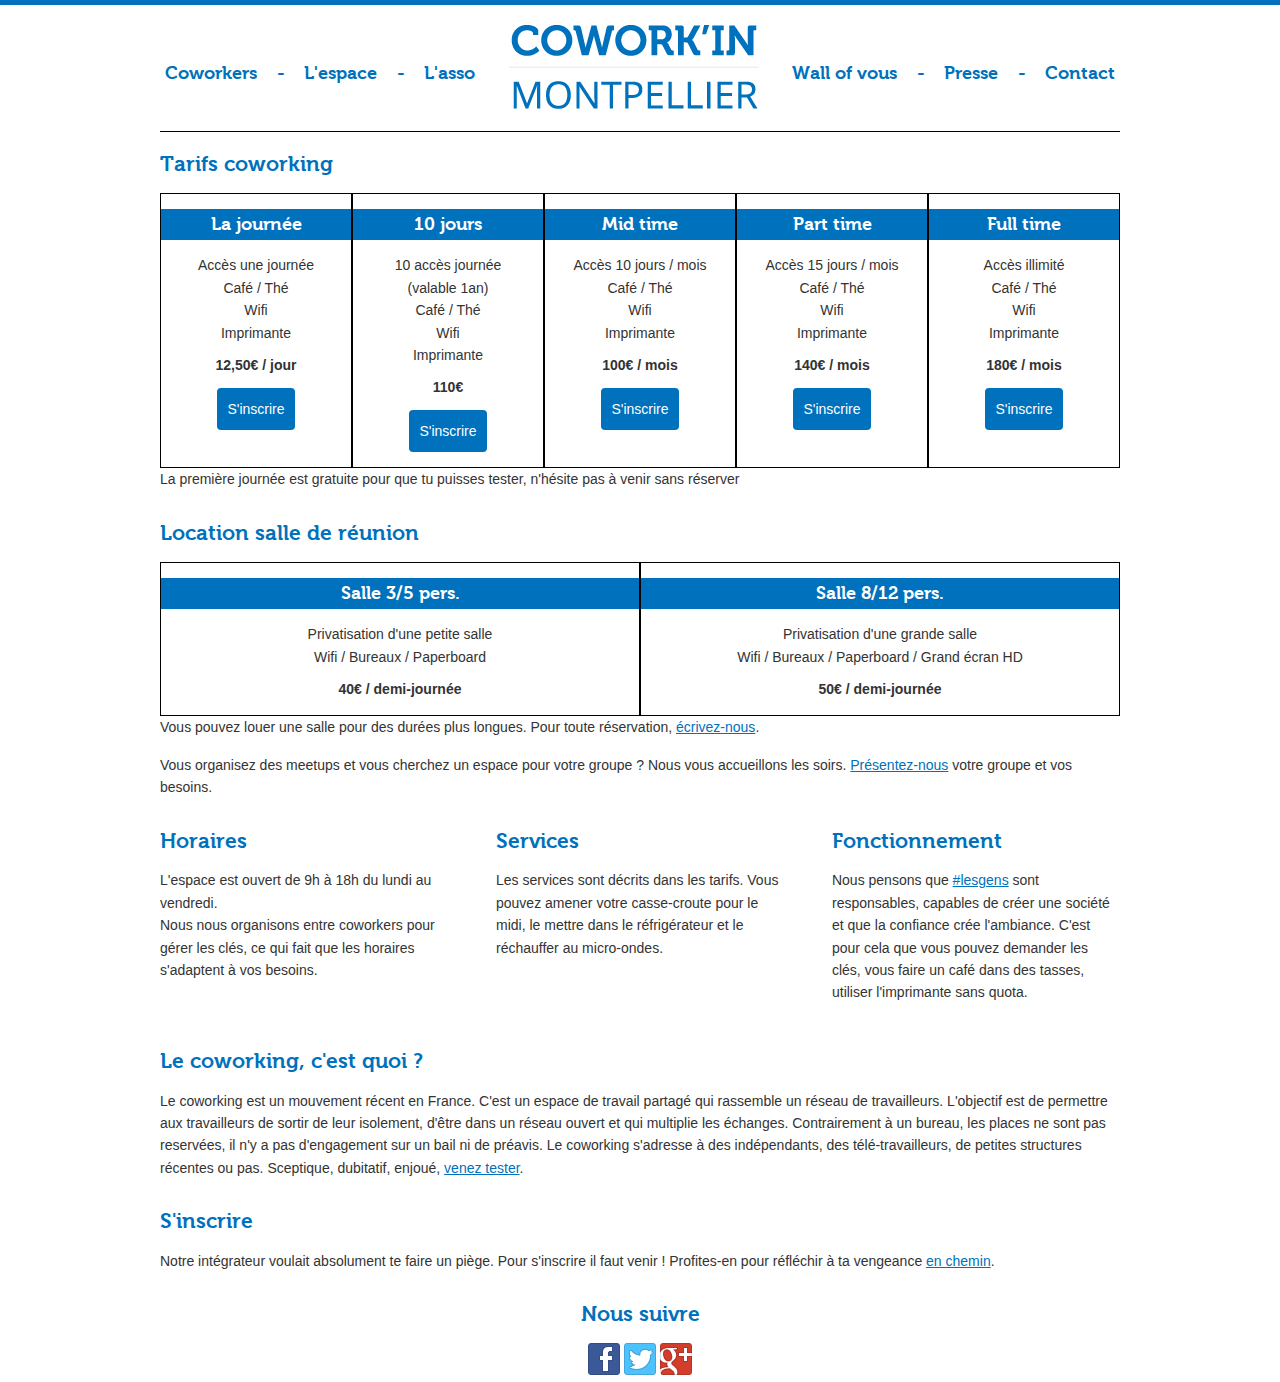
<file: index.html>
<!doctype html>
<html lang="fr">
    <head>
        <meta charset="utf-8" />
        <meta name="viewport" content="width=device-width, initial-scale=1.0">
        <title>Cowork'in Montpellier - Espace de Coworking</title>
        <link rel="icon" href="img/favicon.ico" />
        <link rel="icon" type="image/png" href="img/favicon.png" />
        <link href='http://fonts.googleapis.com/css?family=Open+Sans:400,700' rel='stylesheet' type='text/css'>
        <link rel="stylesheet" href="stylesheets/colorbox.css">
        <link rel="stylesheet" href="stylesheets/screen.css">
    </head>
    <body>
        <header>
            <div class="wrapper">
                <nav>
                    <ul>
                        <li><a href="/">Coworkers</a></li>
                        <li><a href="/espace.html">L'espace</a></li>
                        <li class="last"><a href="/asso.html">L'asso</a></li>
                        <li class="last">
                            <h1><a href="/"><img src="img/logo.png" alt="Cowork'in Montpellier"></a></h1>
                        </li>
                        <li><a href="/wall-of-vous.html">Wall of vous</a></li>
                        <li><a href="/presse.html">Presse</a></li>
                        <li class="last"><a href="/contact.html">Contact</a></li>
                    </ul>
                </nav>

            </div>
        </header>
        <!-- Commentaires Espérance
<section class="wrapper">
<div class="intro clearfix">
<div class="w60 fl">
<h2>Le calendrier des événements</h2>
<iframe
src="https://www.google.com/calendar/embed?showTitle=0&amp;showPrint=0&amp;showCalendars=0&amp;mode=AGENDA&amp;height=600&amp;wkst=2&amp;bgcolor=%23FFFFFF&amp;src=team%40coworkinmontpellier.org&amp;color=%23875509&amp;ctz=Europe%2FParis"
style=" border-width:0 "
width="550"
height="300"
frameborder="0"
scrolling="no"
></iframe>
<p>Les coworkers ont fait un putsch pour avoir un lamacorne ici !</p>
<img src="img/lamacorne.png" alt="Lamacorne" height="200px">
</div>
<div class="w40 fl aligncenter">
<div class="follow w90 fr">
<iframe frameborder="0" scrolling="no" marginheight="0" marginwidth="0" src="http://widget.mailjet.com/7ed361d9b6d3a7c00a6acb91ecc3150138f68a36.html" width="auto" height="auto"></iframe>
<div class="rsalc">

</div>
</div>
</div>
</div>
</section>
-->
        <section class="wrapper">
            <article id="tarifs">
                <h2>Tarifs coworking</h2>
                <div class="table">
                    <div class="price">
                        <h3>La journée</h3>
                        <ul>
                            <li>Accès une journée</li>
                            <li>Café / Thé</li>
                            <li>Wifi</li>
                            <li>Imprimante</li>
                            <li class="amount">12,50€ / jour</li>
                            <li><a href="#inscription" class="btn">S'inscrire</a></li>
                        </ul>
                    </div>
                    <div class="price">
                        <h3>10 jours</h3>
                        <ul>
                            <li>10 accès journée <br/>(valable 1an)</li>
                            <li>Café / Thé</li>
                            <li>Wifi</li>
                            <li>Imprimante</li>
                            <li class="amount">110€</li>
                            <li><a href="#inscription" class="btn">S'inscrire</a></li>
                        </ul>
                    </div>
                    <div class="price">
                        <h3>Mid time</h3>
                        <ul>
                            <li>Accès 10 jours / mois</li>
                            <li>Café / Thé</li>
                            <li>Wifi</li>
                            <li>Imprimante</li>
                            <li class="amount">100€ / mois</li>
                            <li><a href="#inscription" class="btn">S'inscrire</a></li>
                        </ul>
                    </div>
                    <div class="price">
                        <h3>Part time</h3>
                        <ul>
                            <li>Accès 15 jours / mois</li>
                            <li>Café / Thé</li>
                            <li>Wifi</li>
                            <li>Imprimante</li>
                            <li class="amount">140€ / mois</li>
                            <li><a href="#inscription" class="btn">S'inscrire</a></li>
                        </ul>
                    </div>
                    <div class="price">
                        <h3>Full time</h3>
                        <ul>
                            <li>Accès illimité</li>
                            <li>Café / Thé</li>
                            <li>Wifi</li>
                            <li>Imprimante</li>
                            <li class="amount">180€ / mois</li>
                            <li><a href="#inscription" class="btn">S'inscrire</a></li>
                        </ul>
                    </div>
                </div>
                <p class="strong">La première journée est gratuite pour que tu puisses tester, n'hésite pas à venir sans réserver</p>
            </article>
		<article id="tarifs">
		<h2>Location salle de réunion</h2>
			<div class='table'>
				<div class='price'>
					<h3>Salle 3/5 pers.</h3>
					<ul>
						<li>Privatisation d'une petite salle</li>
						<li>Wifi / Bureaux / Paperboard</li>
						<li class='amount'>40€ / demi-journée</li>
					</ul>
				</div>
				<div class='price'>
					<h3>Salle 8/12 pers.</h3>
					<ul>
						<li>Privatisation d'une grande salle</li>
						<li>Wifi / Bureaux / Paperboard / Grand écran HD</li>
						<li class='amount'>50€ / demi-journée</li>
					</ul>
				</div>
			</div>
      <p>Vous pouvez louer une salle pour des durées plus longues. Pour toute réservation, <a href="/contact.html">écrivez-nous</a>.</p>
      <p>Vous organisez des meetups et vous cherchez un espace pour votre groupe ? Nous vous accueillons les soirs. <a href="/contact.html">Présentez-nous</a> votre groupe et vos besoins.</p>
            </article>
            <article class="clearfix">
                <div id="horaires" class="w30 fl">
                    <h2>Horaires</h2>
                    <p>L'espace est ouvert de 9h à 18h du lundi au vendredi. <br />Nous nous organisons entre coworkers pour gérer les clés, ce qui fait que les horaires s'adaptent à vos besoins.</p>
                </div>
                <div id="services" class="w30 fl">
                    <h2>Services</h2>
                    <p>Les services sont décrits dans les tarifs. Vous pouvez amener votre casse-croute pour le midi, le mettre dans le réfrigérateur et le réchauffer au micro-ondes.</p>
                </div>
                <div id="fonctionnement" class="w30 fl">
                    <h2>Fonctionnement</h2>
                    <p>Nous pensons que <a href="https://twitter.com/search?q=%23lesgens"> #lesgens</a> sont responsables, capables de créer une société et que la confiance crée l'ambiance. C'est pour cela que vous pouvez demander les clés, vous faire un café dans des tasses, utiliser l'imprimante sans quota.</p>
                </div>
            </article>
            <article id="coworking">
                <h2>Le coworking, c'est quoi ?</h2>
                <p>Le coworking est un mouvement récent en France. C'est un espace de travail partagé qui rassemble un réseau de travailleurs. L'objectif est de permettre aux travailleurs de sortir de leur isolement, d'être dans un réseau ouvert et qui multiplie les échanges. Contrairement à un bureau, les places ne sont pas reservées, il n'y a pas d'engagement sur un  bail ni de préavis. Le coworking s'adresse à des indépendants, des télé-travailleurs, de petites structures récentes ou pas. Sceptique, dubitatif, enjoué, <a href="espace.html">venez tester</a>.</p>
            </article>
            <article id="inscription">
                <h2>S'inscrire</h2>
                <p>Notre intégrateur voulait absolument te faire un piège. Pour s'inscrire il faut venir ! Profites-en pour réfléchir à ta vengeance <a href="contact.html">en chemin</a>.
            </article>
        </section>
        <footer class="wrapper">
           <h2>Nous suivre</h2>
            <a href="https://www.facebook.com/CoworkInMontpellier" title="Cowork'in Montpellier sur Facebook"><img src="img/fb.png" with="32" height="32" alt="Page Facebook"></a>
            <a href="https://twitter.com/cowork_in_mtp" title="Cowork'in Montpellier sur Twitter"><img src="img/tw.png" with="32" height="32" alt="Compte twitter"></a>
            <a href="https://plus.google.com/116678292901805429067" title="Cowork'in Montpellier sur Google Plus"><img src="img/ggp.png" with="32" height="32" alt="Page Google Plus"></a>
        </footer>
        <script src="https://ajax.googleapis.com/ajax/libs/jquery/1.9.1/jquery.min.js"></script>
        <script src="js/jquery.colorbox-min.js"></script>
        <script>
            $(document).ready(function(){
                $(".modal").colorbox({rel:'modal'});
            })
        </script>
    </body>
</html>
</file>
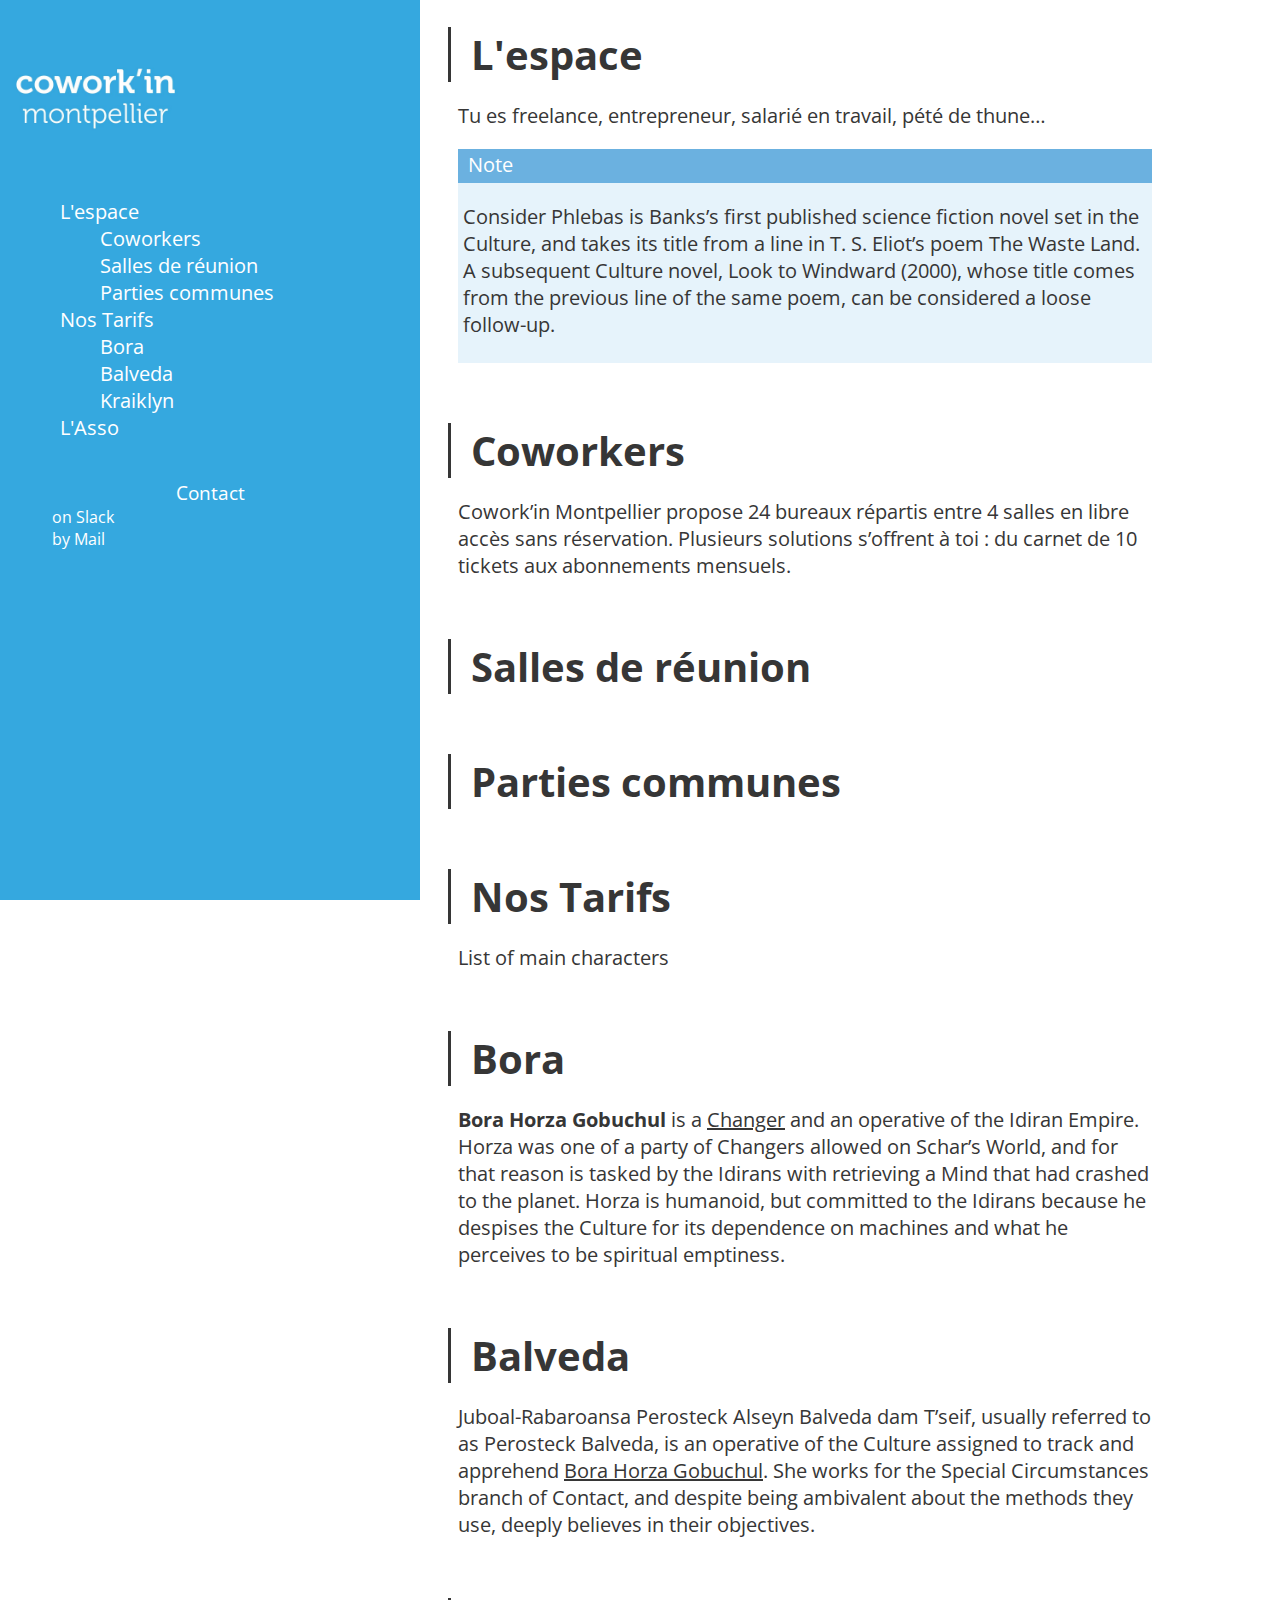
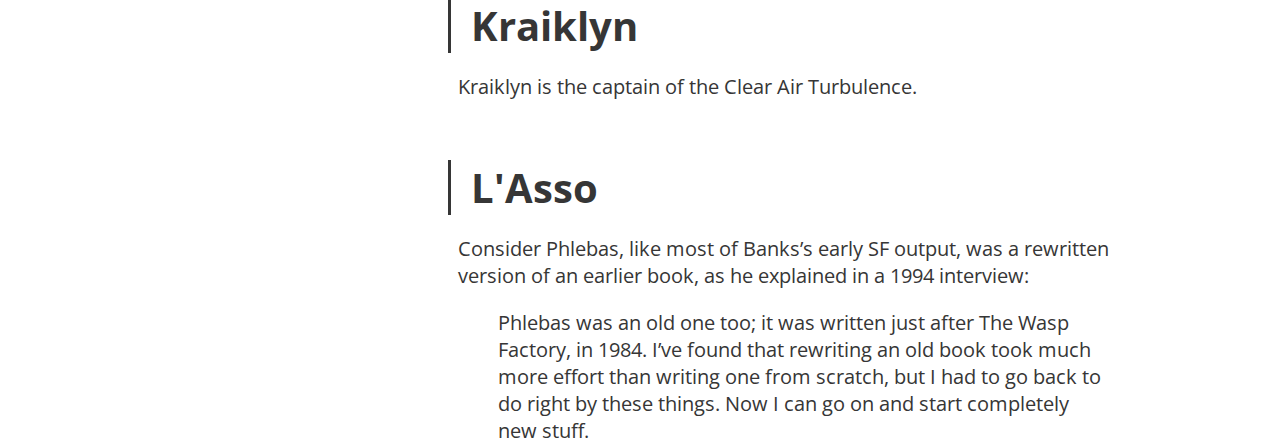
<file: public/index.html>
<!DOCTYPE html>
<html xmlns="http://www.w3.org/1999/xhtml" xml:lang="en-us" lang="en-us">
<head>
  <meta name="generator" content="Hugo 0.25.1" />

  <meta http-equiv="content-type" content="text/html; charset=utf-8">
  <meta name="viewport" content="width=device-width, initial-scale=1.0, maximum-scale=1">

  <title>COWORK&#39;IN montpellier</title>

  <link rel="shortcut icon" href="favicon.ico" type="image/x-icon">
  <link href="https://fonts.googleapis.com/css?family=Open+Sans" rel="stylesheet">
  <link rel="stylesheet" href="css/styles.css">
  
  <link href="/index.xml" rel="alternate" type="application/rss+xml" title="COWORK&#39;IN montpellier" />

</head>
<body>

<div class="sidebar sidebar-blue">
    <div class="navigation">
        <div class="logo">
	<img src="images/logoCowork.jpg">
</div>
	
        

	


        <nav class="internal">
            <ul>
    
        
            
    <li>
        <a href="#espace">L&#39;espace</a>
        <ul>
            
            
                <li><a href="#coworker">Coworkers</a></li>
            
                <li><a href="#asso">Salles de réunion</a></li>
            
                <li><a href="#commun">Parties communes</a></li>
            
        </ul>
    </li>



        
            
    <li>
        <a href="#characters">Nos Tarifs</a>
        <ul>
            
            
                <li><a href="#bora">Bora</a></li>
            
                <li><a href="#balveda">Balveda</a></li>
            
                <li><a href="#kraiklyn">Kraiklyn</a></li>
            
        </ul>
    </li>



        
            
    <li>
        <a href="#asso">L&#39;Asso</a>
    </li>



        
    
</ul>

        </nav>

        <nav class="external">
            <div class="external-title">Contact</div>
            
            <ul id="shortcuts">
                
                <li>
                    <a href="https://coworkinmtp.slack.com" target="_blank" rel="noopener">on Slack</a>
                </li>
                
                <li>
                    <a href="mailto:contact@coworkinmontpellier.org" target="_blank" rel="noopener">by Mail</a>
                </li>
                
            </ul>
            
        </nav>
    </div>


</div>

<div class="content">
    
        
            
    <section class="page" id="espace">
    <h1>
        <a href="#espace">L&#39;espace</a>
    </h1>
    <div class="content">
        <p>Tu es freelance, entrepreneur, salarié en travail, pété de thune…</p>

<div class="block note">
    <p>Consider Phlebas is Banks&rsquo;s first published science fiction novel set in the Culture, and takes its title from a line in T. S. Eliot&rsquo;s poem The Waste Land. A subsequent Culture novel, Look to Windward (2000), whose title comes from the previous line of the same poem, can be considered a loose follow-up.</p>

</div>


    </div>
</section>

    
            
                <section class="page" id="coworker">
    <h1>
        <a href="#coworker">Coworkers</a>
    </h1>
    <div class="content">
        <p>Cowork’in Montpellier propose 24 bureaux répartis entre 4 salles en libre accès sans réservation.
Plusieurs solutions s’offrent à toi :
du carnet de 10 tickets aux abonnements mensuels.</p>

    </div>
</section>

            
                <section class="page" id="asso">
    <h1>
        <a href="#asso">Salles de réunion</a>
    </h1>
    <div class="content">
        
    </div>
</section>

            
                <section class="page" id="commun">
    <h1>
        <a href="#commun">Parties communes</a>
    </h1>
    <div class="content">
        
    </div>
</section>

            



        
            
    <section class="page" id="characters">
    <h1>
        <a href="#characters">Nos Tarifs</a>
    </h1>
    <div class="content">
        <p>List of main characters</p>

    </div>
</section>

    
            
                <section class="page" id="bora">
    <h1>
        <a href="#bora">Bora</a>
    </h1>
    <div class="content">
        <p><strong>Bora Horza Gobuchul</strong> is a <a href="https://en.wikipedia.org/wiki/List_of_civilisations_in_the_Culture_series">Changer</a> and an operative of the Idiran Empire. Horza was one of a party of Changers allowed on Schar&rsquo;s World, and for that reason is tasked by the Idirans with retrieving a Mind that had crashed to the planet. Horza is humanoid, but committed to the Idirans because he despises the Culture for its dependence on machines and what he perceives to be spiritual emptiness.</p>

    </div>
</section>

            
                <section class="page" id="balveda">
    <h1>
        <a href="#balveda">Balveda</a>
    </h1>
    <div class="content">
        <p>Juboal-Rabaroansa Perosteck Alseyn Balveda dam T&rsquo;seif, usually referred to as Perosteck Balveda, is an operative of the Culture assigned to track and apprehend <a href="">Bora Horza Gobuchul</a>. She works for the Special Circumstances branch of Contact, and despite being ambivalent about the methods they use, deeply believes in their objectives.</p>

    </div>
</section>

            
                <section class="page" id="kraiklyn">
    <h1>
        <a href="#kraiklyn">Kraiklyn</a>
    </h1>
    <div class="content">
        <p>Kraiklyn is the captain of the Clear Air Turbulence.</p>

    </div>
</section>

            



        
            
    <section class="page" id="asso">
    <h1>
        <a href="#asso">L&#39;Asso</a>
    </h1>
    <div class="content">
        <p>Consider Phlebas, like most of Banks&rsquo;s early SF output, was a rewritten version of an earlier book, as he explained in a 1994 interview:</p>

<blockquote>
<p>Phlebas was an old one too; it was written just after The Wasp Factory, in 1984. I&rsquo;ve found that rewriting an old book took much more effort than writing one from scratch, but I had to go back to do right by these things. Now I can go on and start completely new stuff.</p>
</blockquote>

    </div>
</section>




        
    
</div>
</body>
</html>
</file>
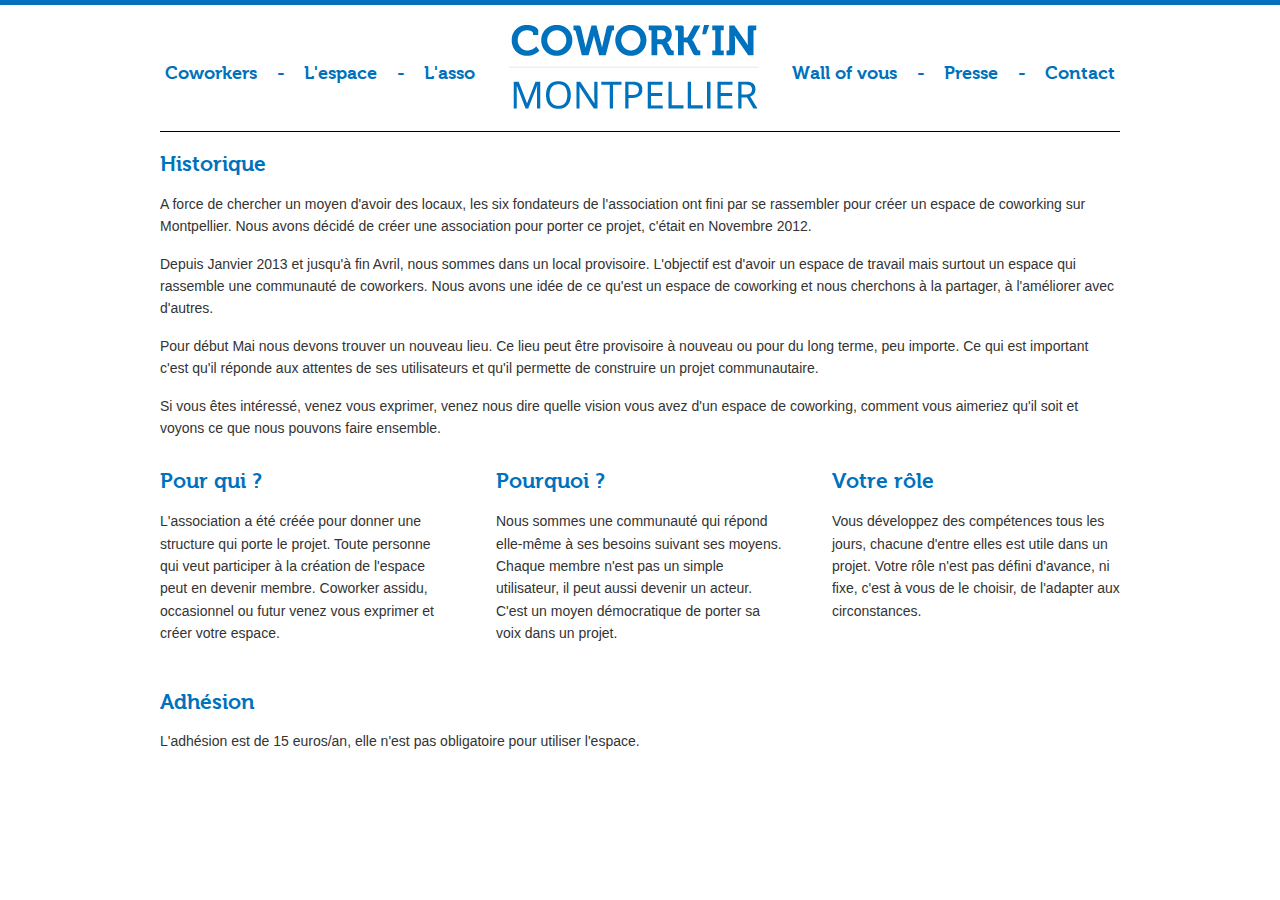
<file: asso.html>
<!doctype html>
<html lang="fr">
<head>
	<meta charset="utf-8" />
	<meta name="viewport" content="width=device-width, initial-scale=1.0">    
	<title>L'asso | Cowork'in Montpellier - Espace de Coworking</title>
	<link rel="icon" href="img/favicon.ico" />
	<link rel="icon" type="image/png" href="img/favicon.png" />
	<link href='http://fonts.googleapis.com/css?family=Open+Sans:400,700' rel='stylesheet' type='text/css'>
	<link rel="stylesheet" href="stylesheets/screen.css">
</head>
<body>
	<header>
		<div class="wrapper">
			<nav>
				<ul>
					<li><a href="index.html">Coworkers</a></li>
					<li><a href="espace.html">L'espace</a></li>
					<li class="last"><a href="asso.html">L'asso</a></li>
					<li class="last"><h1><a href="index.html"><img src="img/logo.png" alt="Cowork'in Montpellier"></a></h1></li>
					<li><a href="wall-of-vous.html">Wall of vous</a></li>
					<li><a href="presse.html">Presse</a></li>
					<li class="last"><a href="contact.html">Contact</a></li>
				</ul>
			</nav>
			
		</div>
	</header>
	<section class="wrapper">
		<article>
			<h2>Historique</h2>
			<p>A force de chercher un moyen d'avoir des locaux, les six fondateurs de l'association ont fini par se rassembler pour créer un espace de coworking sur Montpellier. Nous avons décidé de créer une association pour porter ce projet, c'était en Novembre 2012.</p>

			<p>Depuis Janvier 2013 et jusqu'à fin Avril, nous sommes dans un local provisoire. L'objectif est d'avoir un espace de travail mais surtout un espace qui rassemble une communauté de coworkers. Nous avons une idée de ce qu'est un espace de coworking et nous cherchons à la partager, à l'améliorer avec d'autres.</p>

			<p>Pour début Mai nous devons trouver un nouveau lieu. Ce lieu peut être provisoire à nouveau ou pour du long terme, peu importe. Ce qui est important c'est qu'il réponde aux attentes de ses utilisateurs et qu'il permette de construire un projet communautaire.</p>

			<p>Si vous êtes intéressé, venez vous exprimer, venez nous dire quelle vision vous avez d'un espace de coworking, comment vous aimeriez qu'il soit et voyons ce que nous pouvons faire ensemble.</p>
		</article>

		<article class="clearfix">
			<div id="pourqui" class="w30 fl">
				<h2>Pour qui ?</h2>
				<p>L'association a été créée pour donner une structure qui porte le projet. Toute personne qui veut participer à la création de l'espace peut en devenir membre. Coworker assidu, occasionnel ou futur venez vous exprimer et créer votre espace.</p>
			</div>
			<div id="pourquoi" class="w30 fl">
				<h2>Pourquoi ?</h2>
				<p>Nous sommes une communauté qui répond elle-même à ses besoins suivant ses moyens. Chaque membre n'est pas un simple utilisateur, il peut aussi devenir un acteur. C'est un moyen démocratique de porter sa voix dans un projet.</p>
			</div>
			<div id="role" class="w30 fl">
				<h2>Votre rôle</h2>
				<p>Vous développez des compétences tous les jours, chacune d'entre elles est utile dans un projet. Votre rôle n'est pas défini d'avance, ni fixe, c'est à vous de le choisir, de l'adapter aux circonstances.</p>
			</div>
		</article>

		<h2>Adhésion</h2>
		<p>L'adhésion est de 15 euros/an, elle n'est pas obligatoire pour utiliser l'espace.

	</section>
	<footer class="wrapper">
		<nav>
			<ul>
                <!--
				<li><a href="#">Plan du site</a></li>
				<li><a href="#">Mentions légales</a></li>
                <li class="last"><a href="#">Contacts</a></li>
                -->
			</ul>
		</nav>
	</footer>
</body>
</html>
</file>
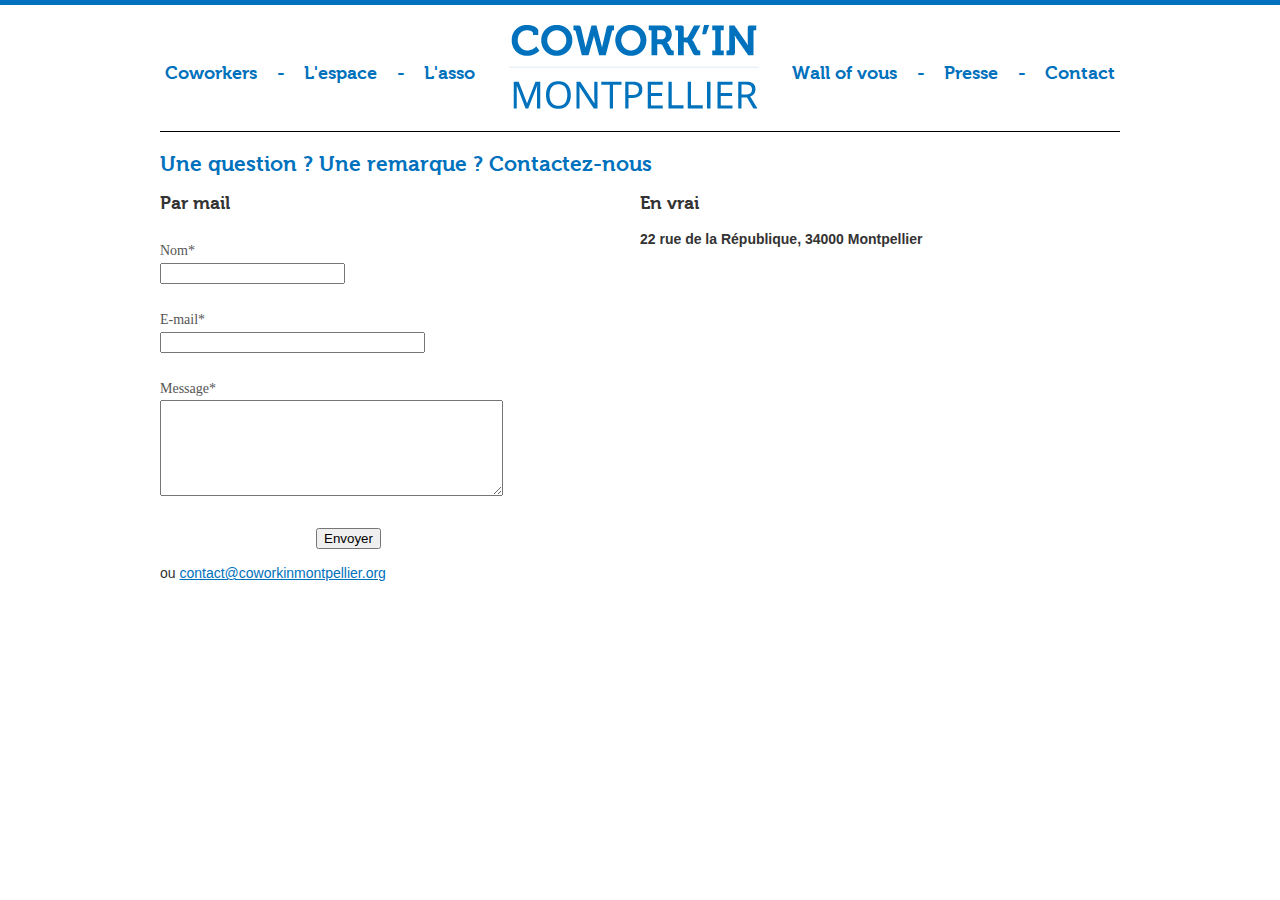
<file: contact.html>
<!doctype html>
<html lang="fr">
<head>
	<meta charset="utf-8" />
	<meta name="viewport" content="width=device-width, initial-scale=1.0">    
	<title>Contact | Cowork'in Montpellier - Espace de Coworking</title>
	<link rel="icon" href="img/favicon.ico" />
	<link rel="icon" type="image/png" href="img/favicon.png" />
	<link href='http://fonts.googleapis.com/css?family=Open+Sans:400,700' rel='stylesheet' type='text/css'>
	<link rel="stylesheet" href="stylesheets/screen.css">
</head>
<body>
	<header>
		<div class="wrapper">
			<nav>
				<ul>
					<li><a href="index.html">Coworkers</a></li>
					<li><a href="espace.html">L'espace</a></li>
					<li class="last"><a href="asso.html">L'asso</a></li>
					<li class="last"><h1><a href="index.html"><img src="img/logo.png" alt="Cowork'in Montpellier"></a></h1></li>
					<li><a href="wall-of-vous.html">Wall of vous</a></li>
					<li><a href="presse.html">Presse</a></li>
					<li class="last"><a href="contact.html">Contact</a></li>
				</ul>
			</nav>
			
		</div>
	</header>
	<section class="wrapper clearfix">
		<h2>Une question ? Une remarque ? Contactez-nous </h2>
		<div class="w50 fl">
			<h3>Par mail</h3>
			<script src="http://cdn.jotfor.ms/min/g=jotform?3.1.1817" type="text/javascript"></script>
			<script type="text/javascript">
			JotForm.init(function(){
				$('input_1').hint('Entrez votre nom');
				$('input_4').hint('ex: myname@example.com');
				JotForm.alterTexts({"required":"Ce champ est requis","alphabetic":"This field can only contain letters","numeric":"This field can only contain numeric values","alphanumeric":"This field can only contain letters and numbers.","incompleteFields":"Il y a des champs incomplets, merci de les renseigner.","uploadFilesize":"File size cannot be bigger than:","confirmClearForm":"Are you sure you want to clear the form","lessThan":"Your score should be less than","email":"Merci d'entrer un adresse email valide","uploadExtensions":"You can only upload following files:","pleaseWait":"Merci de patienter...","confirmEmail":"E-mail does not match"});
			});
			</script>
			<link href="http://cdn.jotfor.ms/min/g=formCss?3.1.1817" rel="stylesheet" type="text/css" />
			<link type="text/css" rel="stylesheet" href="http://jotformeu.com/css/styles/nova.css?3.1.1817" />
			<style type="text/css">
			.form-label{
				width:150px !important;
			}
			.form-label-left{
				width:150px !important;
			}
			.form-line{
				padding-top:12px;
				padding-bottom:12px;
			}
			.form-label-right{
				width:150px !important;
			}
			.form-all{
				width:450px;
				background:#FFFFFF;
				color:#555 !important;
				font-family:'Verdana';
				font-size:14px;
			}
			.form-radio-item label, .form-checkbox-item label, .form-grading-label, .form-header{
				color:#555;
			}

			</style>

			<form class="jotform-form" action="http://submit.jotformeu.com/submit/30565176832356/" method="post" name="form_30565176832356" id="30565176832356" accept-charset="utf-8">
				<input type="hidden" name="formID" value="30565176832356" />
				<div class="form-all">
					<ul class="form-section">
						<li class="form-line" id="id_1">
							<label class="form-label-top" id="label_1" for="input_1">
								Nom<span class="form-required">*</span>
							</label>
							<div id="cid_1" class="form-input-wide">
								<input type="text" class=" form-textbox validate[required, AlphaNumeric]" id="input_1" name="q1_nom" size="20" />
							</div>
						</li>
						<li class="form-line" id="id_4">
							<label class="form-label-top" id="label_4" for="input_4">
								E-mail<span class="form-required">*</span>
							</label>
							<div id="cid_4" class="form-input-wide">
								<input type="email" class=" form-textbox validate[required, Email]" id="input_4" name="q4_email4" size="30" />
							</div>
						</li>
						<li class="form-line" id="id_5">
							<label class="form-label-top" id="label_5" for="input_5">
								Message<span class="form-required">*</span>
							</label>
							<div id="cid_5" class="form-input-wide">
								<textarea id="input_5" class="form-textarea validate[required]" name="q5_message5" cols="40" rows="6"></textarea>
							</div>
						</li>
						<li class="form-line" id="id_2">
							<div id="cid_2" class="form-input-wide">
								<div style="margin-left:156px" class="form-buttons-wrapper">
									<button id="input_2" type="submit" class="form-submit-button">
										Envoyer
									</button>
								</div>
							</div>
						</li>
						<li style="display:none">
							Should be Empty:
							<input type="text" name="website" value="" />
						</li>
					</ul>
				</div>
				<input type="hidden" id="simple_spc" name="simple_spc" value="30565176832356" />
				<script type="text/javascript">
				document.getElementById("si" + "mple" + "_spc").value = "30565176832356-30565176832356";
				</script>
			</form>

			ou <a href="mailto:contact@coworkinmontpellier.org">contact@coworkinmontpellier.org</a>
		</div>
		<div class="w50 fl">
			<h3>En vrai</h3>
			<p><strong>22 rue de la République, 34000 Montpellier</strong></p>
			<iframe width="100%" height="380" frameborder="0" scrolling="no" marginheight="0" marginwidth="0" src="https://maps.google.fr/maps?f=q&amp;source=s_q&amp;hl=fr&amp;geocode=&amp;q=cowork'in+montpellier&amp;aq=&amp;sll=43.591485,3.367045&amp;sspn=1.65903,4.22699&amp;ie=UTF8&amp;hq=cowork'&amp;hnear=Montpellier,+H%C3%A9rault,+Languedoc-Roussillon&amp;t=m&amp;cid=1558195034388782913&amp;ll=43.606888,3.881028&amp;spn=0.007458,0.013733&amp;z=16&amp;iwloc=A&amp;output=embed"></iframe>
		</div>
	</section>
	<footer class="wrapper">
		<nav>
        <ul>
            <!--
				<li><a href="">Plan du site</a></li>
				<li><a href="">Mentions légales</a></li>
                <li class="last"><a href="">Contacts</a></li>
            -->
			</ul>
		</nav>
	</footer>
</body>
</html>
</file>
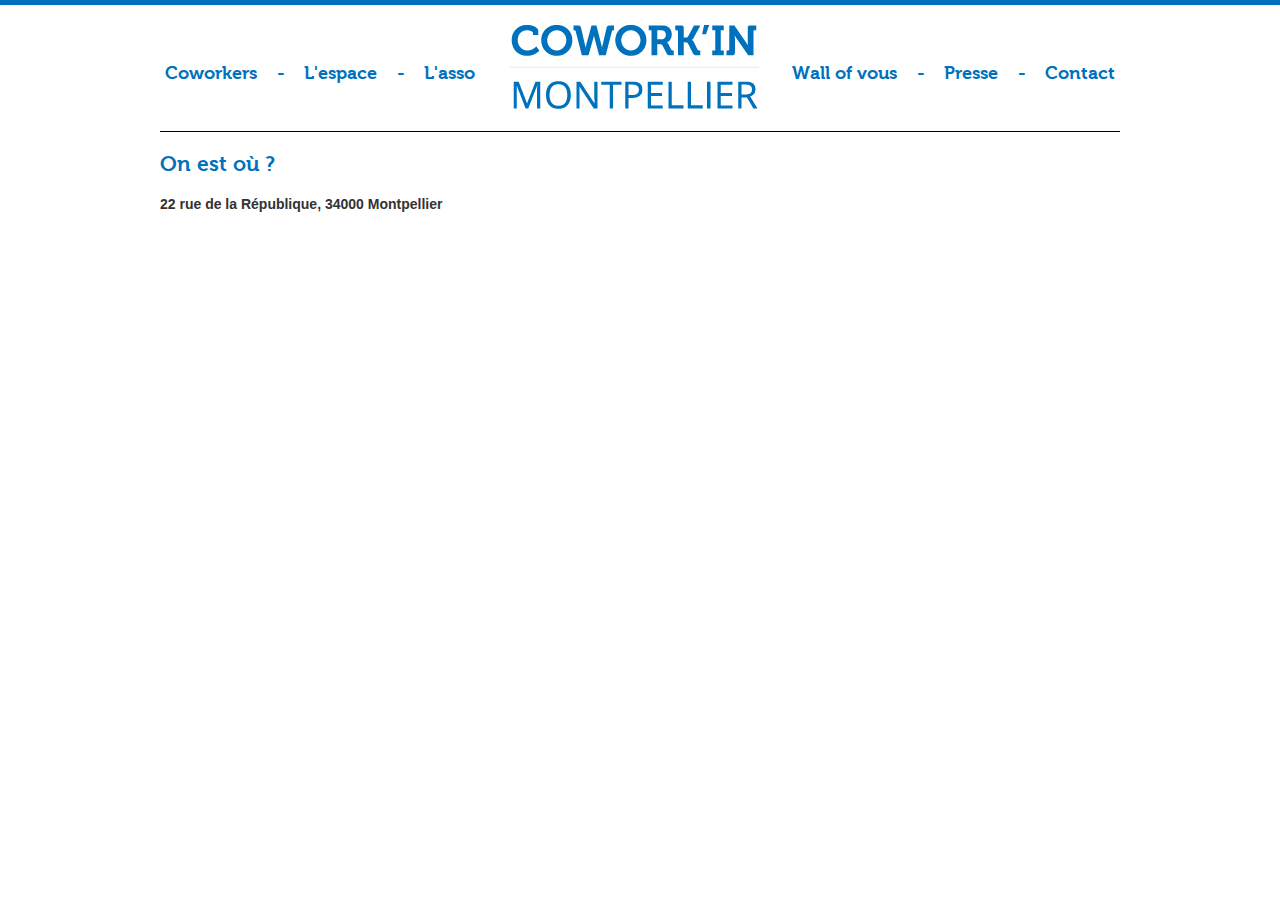
<file: espace.html>
<!doctype html>
<html lang="fr">
<head>
	<meta charset="utf-8" />
	<meta name="viewport" content="width=device-width, initial-scale=1.0">    
	<title>L'espace | Cowork'in Montpellier - Espace de Coworking</title>
	<link rel="icon" href="img/favicon.ico" />
	<link rel="icon" type="image/png" href="img/favicon.png" />
	<link href='http://fonts.googleapis.com/css?family=Open+Sans:400,700' rel='stylesheet' type='text/css'>
	<link rel="stylesheet" href="stylesheets/screen.css">
</head>
<body>
	<header>
		<div class="wrapper">
			<nav>
				<ul>
					<li><a href="index.html">Coworkers</a></li>
					<li><a href="espace.html">L'espace</a></li>
					<li class="last"><a href="asso.html">L'asso</a></li>
					<li class="last"><h1><a href="index.html"><img src="img/logo.png" alt="Cowork'in Montpellier"></a></h1></li>
					<li><a href="wall-of-vous.html">Wall of vous</a></li>
					<li><a href="presse.html">Presse</a></li>
					<li class="last"><a href="contact.html">Contact</a></li>
				</ul>
			</nav>
			
		</div>
	</header>
	<section class="wrapper">
		<h2>On est où ?</h2>
        <p><strong>22 rue de la République, 34000 Montpellier</strong></p>
		<iframe width="100%" height="380" frameborder="0" scrolling="no" marginheight="0" marginwidth="0" src="https://maps.google.fr/maps?f=q&amp;source=s_q&amp;hl=fr&amp;geocode=&amp;q=cowork'in+montpellier&amp;aq=&amp;sll=43.591485,3.367045&amp;sspn=1.65903,4.22699&amp;ie=UTF8&amp;hq=cowork'&amp;hnear=Montpellier,+H%C3%A9rault,+Languedoc-Roussillon&amp;t=m&amp;cid=1558195034388782913&amp;ll=43.606888,3.881028&amp;spn=0.007458,0.013733&amp;z=16&amp;iwloc=A&amp;output=embed"></iframe>
        <!--
        <h3>Photos</h3>
        -->
	</section>
	<footer class="wrapper">
		<nav>
            <ul>
            <!--
				<li><a href="">Plan du site</a></li>
				<li><a href="">Mentions légales</a></li>
                <li class="last"><a href="">Contacts</a></li>
            -->
			</ul>
		</nav>
	</footer>
</body>
</html>
</file>
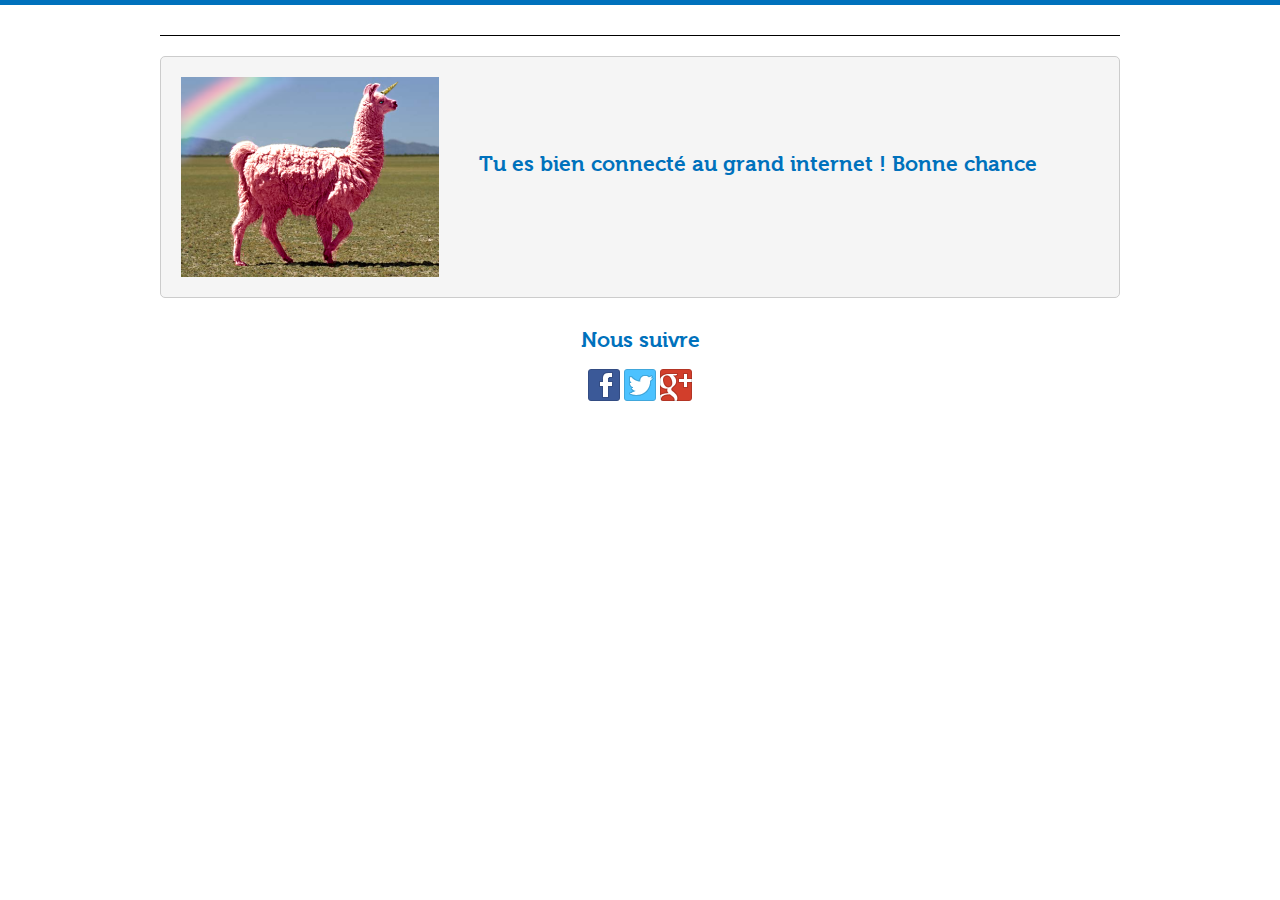
<file: hotspot.html>
<!doctype html>
<html lang="fr">
    <head>
        <meta charset="utf-8" />
        <meta name="viewport" content="width=device-width, initial-scale=1.0">    
        <title>Cowork'in Montpellier - Vous êtes connecté</title>
        <link rel="icon" href="img/favicon.ico" />
        <link rel="icon" type="image/png" href="img/favicon.png" />
        <link href='http://fonts.googleapis.com/css?family=Open+Sans:400,700' rel='stylesheet' type='text/css'>
        <link rel="stylesheet" href="stylesheets/colorbox.css">
        <link rel="stylesheet" href="stylesheets/screen.css">
    </head>
    <body>
        <header>
            <div class="wrapper">

            </div>
        </header>
        <section class="wrapper">
          <div class="intro clearfix">
            <div class="w100 fl">
              <img src="img/lamacorne.png" alt="Lamacorne" height="200px" style="float: left; margin-right: 40px">
              <h2 style='margin-top:  75px'>Tu es bien connecté au grand internet ! Bonne chance</h2>
            </div>
          </div>
        </div>
        </section>
       <footer class="wrapper">
           <h2>Nous suivre</h2>
            <a href="https://www.facebook.com/CoworkInMontpellier" title="Cowork'in Montpellier sur Facebook"><img src="img/fb.png" with="32" height="32" alt="Page Facebook"></a>
            <a href="https://twitter.com/cowork_in_mtp" title="Cowork'in Montpellier sur Twitter"><img src="img/tw.png" with="32" height="32" alt="Compte twitter"></a>
            <a href="https://plus.google.com/116678292901805429067" title="Cowork'in Montpellier sur Google Plus"><img src="img/ggp.png" with="32" height="32" alt="Page Google Plus"></a>
        </footer>
        <script src="https://ajax.googleapis.com/ajax/libs/jquery/1.9.1/jquery.min.js"></script>
        <script src="js/jquery.colorbox-min.js"></script>
        <script>
            $(document).ready(function(){
                $(".modal").colorbox({rel:'modal'});
            })
        </script>
    </body>
</html>
</file>
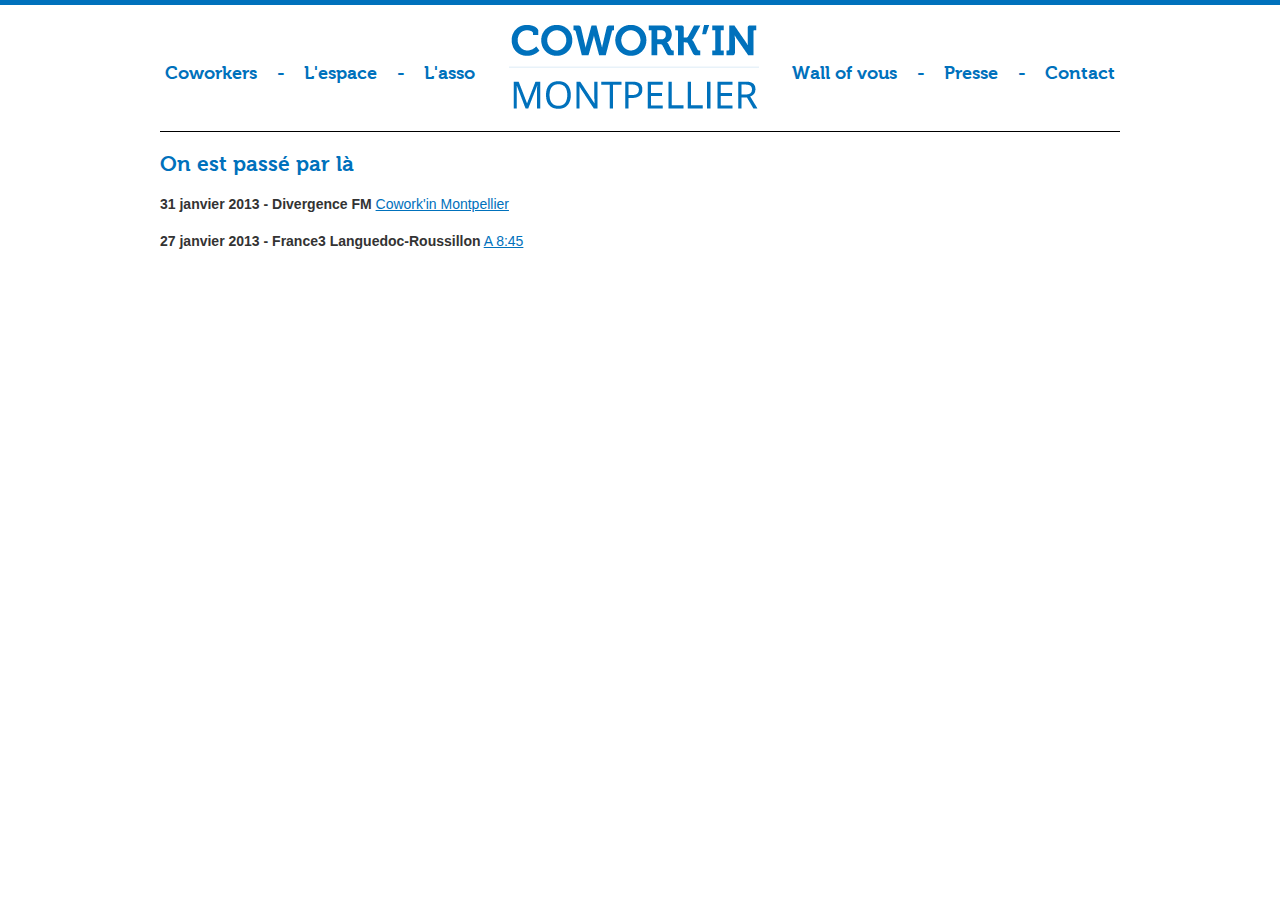
<file: presse.html>
<!doctype html>
<html lang="fr">
<head>
	<meta charset="utf-8" />
	<meta name="viewport" content="width=device-width, initial-scale=1.0">    
	<title>Presse | Cowork'in Montpellier - Espace de Coworking</title>
	<link rel="icon" href="img/favicon.ico" />
	<link rel="icon" type="image/png" href="img/favicon.png" />
	<link href='http://fonts.googleapis.com/css?family=Open+Sans:400,700' rel='stylesheet' type='text/css'>
	<link rel="stylesheet" href="stylesheets/screen.css">
</head>
<body>
	<header>
		<div class="wrapper">
			<nav>
				<ul>
					<li><a href="/">Coworkers</a></li>
					<li><a href="/espace.html">L'espace</a></li>
					<li class="last"><a href="/asso.html">L'asso</a></li>
					<li class="last"><h1><a href="/"><img src="img/logo.png" alt="Cowork'in Montpellier"></a></h1></li>
					<li><a href="/wall-of-vous.html">Wall of vous</a></li>
					<li><a href="/presse.html">Presse</a></li>
					<li class="last"><a href="/contact.html">Contact</a></li>
				</ul>
			</nav>
			
		</div>
	</header>
    <section class="wrapper">
        <!--
        <h3><a href="">Le dossier de presse</a> <span>(PDF, nKo)</span></h3>
        -->
		<h2>On est passé par là</h2>
        <p><strong>31 janvier 2013 - Divergence FM</strong>
        <a href="http://www.divergence-fm.org/Revue-de-presse-de-l-APRIL-Cowork.html">Cowork'in Montpellier</a>
        </p>

        <p><strong>27 janvier 2013 - France3 Languedoc-Roussillon</strong>
        <a href="http://www.podcast.tv/video-episodes/journal-france-3-19-20-languedoc-roussillon-du-27-janvier-2013-21015595.html">A 8:45</a>
        </p>
	</section>
	<footer class="wrapper">
		<nav>
        <ul>
            <!--
				<li><a href="">Plan du site</a></li>
				<li><a href="">Mentions légales</a></li>
                <li class="last"><a href="">Contacts</a></li>
            -->
			</ul>
		</nav>
	</footer>
</body>
</html>
</file>
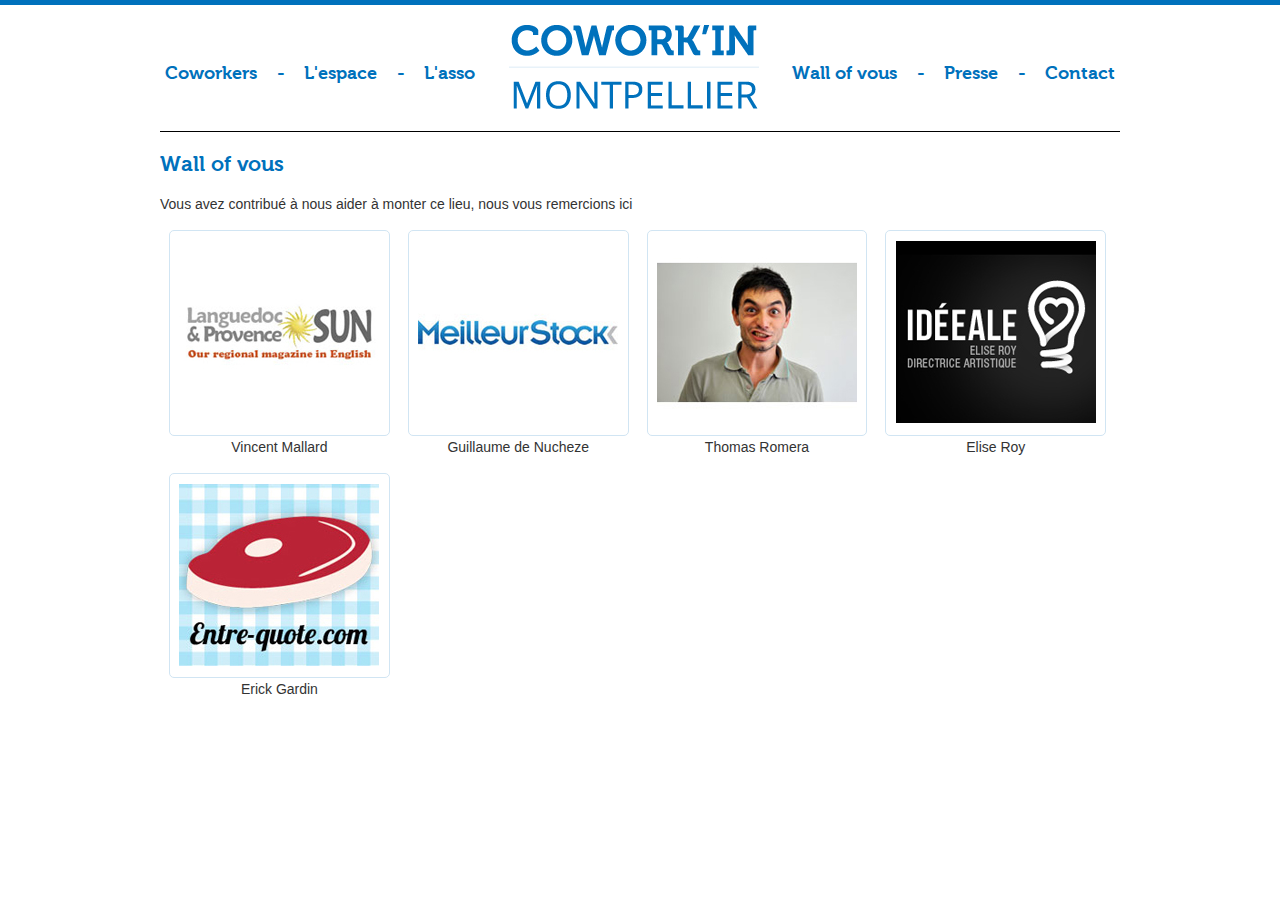
<file: wall-of-vous.html>
<!doctype html>
<html lang="fr">
<head>
	<meta charset="utf-8" />
	<meta name="viewport" content="width=device-width, initial-scale=1.0">    
	<title>Wall of vous | Cowork'in Montpellier - Espace de Coworking</title>
	<link rel="icon" href="img/favicon.ico" />
	<link rel="icon" type="image/png" href="img/favicon.png" />
	<link href='http://fonts.googleapis.com/css?family=Open+Sans:400,700' rel='stylesheet' type='text/css'>
	<link rel="stylesheet" href="stylesheets/screen.css">
</head>
<body>
	<header>
		<div class="wrapper">
			<nav>
				<ul>
					<li><a href="index.html">Coworkers</a></li>
					<li><a href="espace.html">L'espace</a></li>
					<li class="last"><a href="asso.html">L'asso</a></li>
					<li class="last"><h1><a href="index.html"><img src="img/logo.png" alt="Cowork'in Montpellier"></a></h1></li>
					<li><a href="wall-of-vous.html">Wall of vous</a></li>
					<li><a href="presse.html">Presse</a></li>
					<li class="last"><a href="contact.html">Contact</a></li>
				</ul>
			</nav>
			
		</div>
	</header>
	<section class="wrapper">
		<h2>Wall of vous</h2>
		<p>Vous avez contribué à nous aider à monter ce lieu, nous vous remercions ici</p>
		<div class="table">
			<div class="fame">
				<a href="http://www.languedocsun.com/" title="Languedoc & Provence Sun"><img src="img/wall-of-vous/Languedoc-Provence-Sun.jpg" alt=""></a>
				<p>Vincent Mallard</p>
			</div>
			<div class="fame">
				<a href="http://meilleurstock.com/" title="Meilleur Stock"><img src="img/wall-of-vous/meilleur-stock.jpg" ></a>
				<p>Guillaume de Nucheze</p>
			</div>
			<div class="fame">
				<a href="http://twitter.com/erowtom" title="@erowtom"><img src="img/wall-of-vous/erowtom.jpg" ></a>
				<p>Thomas Romera</p>
			</div>
			<div class="fame">
				<a href="http://ideeale.fr" title="Idéeale"><img src="img/wall-of-vous/ideeale.jpg" alt=""></a>
				<p>Elise Roy</p>
			</div>
			<div class="fame">
				<a href="" title="entre-quote.com"><img src="img/wall-of-vous/entre-quote.jpg" alt=""></a>
				<p>Erick Gardin</p>
			</div>
		</div>

	</section>
	<footer class="wrapper">
		<nav>
            <ul>
            <!--
				<li><a href="">Plan du site</a></li>
				<li><a href="">Mentions légales</a></li>
                <li class="last"><a href="">Contacts</a></li>
            -->
			</ul>
		</nav>
	</footer>
</body>
</html>
</file>
<file: stylesheets/colorbox.css>
/*
    ColorBox Core Style:
    The following CSS is consistent between example themes and should not be altered.
*/
#colorbox, #cboxOverlay, #cboxWrapper{position:absolute; top:0; left:0; z-index:9999; overflow:hidden;}
#cboxOverlay{position:fixed; width:100%; height:100%;}
#cboxMiddleLeft, #cboxBottomLeft{clear:left;}
#cboxContent{position:relative;}
#cboxLoadedContent{overflow:auto; -webkit-overflow-scrolling: touch;}
#cboxTitle{margin:0;}
#cboxLoadingOverlay, #cboxLoadingGraphic{position:absolute; top:0; left:0; width:100%; height:100%;}
#cboxPrevious, #cboxNext, #cboxClose, #cboxSlideshow{cursor:pointer;}
.cboxPhoto{float:left; margin:auto; border:0; display:block; max-width:none;}
.cboxIframe{width:100%; height:100%; display:block; border:0;}
#colorbox, #cboxContent, #cboxLoadedContent{box-sizing:content-box; -moz-box-sizing:content-box; -webkit-box-sizing:content-box;}

/* 
    User Style:
    Change the following styles to modify the appearance of ColorBox.  They are
    ordered & tabbed in a way that represents the nesting of the generated HTML.
*/
#cboxOverlay{background:url(../img/overlay.png) repeat 0 0;}
#colorbox{outline:0;}
    #cboxTopLeft{width:21px; height:21px; background:url(../img/controls.png) no-repeat -101px 0;}
    #cboxTopRight{width:21px; height:21px; background:url(../img/controls.png) no-repeat -130px 0;}
    #cboxBottomLeft{width:21px; height:21px; background:url(../img/controls.png) no-repeat -101px -29px;}
    #cboxBottomRight{width:21px; height:21px; background:url(../img/controls.png) no-repeat -130px -29px;}
    #cboxMiddleLeft{width:21px; background:url(../img/controls.png) left top repeat-y;}
    #cboxMiddleRight{width:21px; background:url(../img/controls.png) right top repeat-y;}
    #cboxTopCenter{height:21px; background:url(../img/border.png) 0 0 repeat-x;}
    #cboxBottomCenter{height:21px; background:url(../img/border.png) 0 -29px repeat-x;}
    #cboxContent{background:#fff; overflow:hidden;}
        .cboxIframe{background:#fff;}
        #cboxError{padding:50px; border:1px solid #ccc;}
        #cboxLoadedContent{margin-bottom:28px;}
        #cboxTitle{position:absolute; bottom:4px; left:0; text-align:center; width:100%; color:#949494;}
        #cboxCurrent{position:absolute; bottom:4px; left:58px; color:#949494;}
        #cboxLoadingOverlay{background:url(../img/loading_background.png) no-repeat center center;}
        #cboxLoadingGraphic{background:url(../img/loading.gif) no-repeat center center;}

        /* these elements are buttons, and may need to have additional styles reset to avoid unwanted base styles */
        #cboxPrevious, #cboxNext, #cboxSlideshow, #cboxClose {border:0; padding:0; margin:0; overflow:visible; width:auto; background:none; }
        
        /* avoid outlines on :active (mouseclick), but preserve outlines on :focus (tabbed navigating) */
        #cboxPrevious:active, #cboxNext:active, #cboxSlideshow:active, #cboxClose:active {outline:0;}

        #cboxSlideshow{position:absolute; bottom:4px; right:30px; color:#0092ef;}
        #cboxPrevious{position:absolute; bottom:0; left:0; background:url(../img/controls.png) no-repeat -75px 0; width:25px; height:25px; text-indent:-9999px;}
        #cboxPrevious:hover{background-position:-75px -25px;}
        #cboxNext{position:absolute; bottom:0; left:27px; background:url(../img/controls.png) no-repeat -50px 0; width:25px; height:25px; text-indent:-9999px;}
        #cboxNext:hover{background-position:-50px -25px;}
        #cboxClose{position:absolute; bottom:0; right:0; background:url(../img/controls.png) no-repeat -25px 0; width:25px; height:25px; text-indent:-9999px;}
        #cboxClose:hover{background-position:-25px -25px;}

/*
  The following fixes a problem where IE7 and IE8 replace a PNG's alpha transparency with a black fill
  when an alpha filter (opacity change) is set on the element or ancestor element.  This style is not applied to or needed in IE9.
  See: http://jacklmoore.com/notes/ie-transparency-problems/
*/
.cboxIE #cboxTopLeft,
.cboxIE #cboxTopCenter,
.cboxIE #cboxTopRight,
.cboxIE #cboxBottomLeft,
.cboxIE #cboxBottomCenter,
.cboxIE #cboxBottomRight,
.cboxIE #cboxMiddleLeft,
.cboxIE #cboxMiddleRight {
    filter: progid:DXImageTransform.Microsoft.gradient(startColorstr=#00FFFFFF,endColorstr=#00FFFFFF);
}

/*
  The following provides PNG transparency support for IE6
  Feel free to remove this and the /ie6/ directory if you have dropped IE6 support.
*/
.cboxIE6 #cboxTopLeft{background:url(../img/ie6/borderTopLeft.png);}
.cboxIE6 #cboxTopCenter{background:url(../img/ie6/borderTopCenter.png);}
.cboxIE6 #cboxTopRight{background:url(../img/ie6/borderTopRight.png);}
.cboxIE6 #cboxBottomLeft{background:url(../img/ie6/borderBottomLeft.png);}
.cboxIE6 #cboxBottomCenter{background:url(../img/ie6/borderBottomCenter.png);}
.cboxIE6 #cboxBottomRight{background:url(../img/ie6/borderBottomRight.png);}
.cboxIE6 #cboxMiddleLeft{background:url(../img/ie6/borderMiddleLeft.png);}
.cboxIE6 #cboxMiddleRight{background:url(../img/ie6/borderMiddleRight.png);}

.cboxIE6 #cboxTopLeft,
.cboxIE6 #cboxTopCenter,
.cboxIE6 #cboxTopRight,
.cboxIE6 #cboxBottomLeft,
.cboxIE6 #cboxBottomCenter,
.cboxIE6 #cboxBottomRight,
.cboxIE6 #cboxMiddleLeft,
.cboxIE6 #cboxMiddleRight {
    _behavior: expression(this.src = this.src ? this.src : this.currentStyle.backgroundImage.split('"')[1], this.style.background = "none", this.style.filter = "progid:DXImageTransform.Microsoft.AlphaImageLoader(src=" + this.src + ", sizingMethod='scale')");
}
</file>
<file: stylesheets/screen.css>
/* Welcome to Compass.
 * In this file you should write your main styles. (or centralize your imports)
 * Import this file using the following HTML or equivalent:
 * <link href="/stylesheets/screen.css" media="screen, projection" rel="stylesheet" type="text/css" /> */
/* line 17, C:/RailsInstaller/Ruby1.9.3/lib/ruby/gems/1.9.1/gems/compass-0.12.2/frameworks/compass/stylesheets/compass/reset/_utilities.scss */
html, body, div, span, applet, object, iframe,
h1, h2, h3, h4, h5, h6, p, blockquote, pre,
a, abbr, acronym, address, big, cite, code,
del, dfn, em, img, ins, kbd, q, s, samp,
small, strike, strong, sub, sup, tt, var,
b, u, i, center,
dl, dt, dd, ol, ul, li,
fieldset, form, label, legend,
table, caption, tbody, tfoot, thead, tr, th, td,
article, aside, canvas, details, embed,
figure, figcaption, footer, header, hgroup,
menu, nav, output, ruby, section, summary,
time, mark, audio, video {
  margin: 0;
  padding: 0;
  border: 0;
  font: inherit;
  font-size: 100%;
  vertical-align: baseline;
}

/* line 22, C:/RailsInstaller/Ruby1.9.3/lib/ruby/gems/1.9.1/gems/compass-0.12.2/frameworks/compass/stylesheets/compass/reset/_utilities.scss */
html {
  line-height: 1;
}

/* line 24, C:/RailsInstaller/Ruby1.9.3/lib/ruby/gems/1.9.1/gems/compass-0.12.2/frameworks/compass/stylesheets/compass/reset/_utilities.scss */
ol, ul {
  list-style: none;
}

/* line 26, C:/RailsInstaller/Ruby1.9.3/lib/ruby/gems/1.9.1/gems/compass-0.12.2/frameworks/compass/stylesheets/compass/reset/_utilities.scss */
table {
  border-collapse: collapse;
  border-spacing: 0;
}

/* line 28, C:/RailsInstaller/Ruby1.9.3/lib/ruby/gems/1.9.1/gems/compass-0.12.2/frameworks/compass/stylesheets/compass/reset/_utilities.scss */
caption, th, td {
  text-align: left;
  font-weight: normal;
  vertical-align: middle;
}

/* line 30, C:/RailsInstaller/Ruby1.9.3/lib/ruby/gems/1.9.1/gems/compass-0.12.2/frameworks/compass/stylesheets/compass/reset/_utilities.scss */
q, blockquote {
  quotes: none;
}
/* line 103, C:/RailsInstaller/Ruby1.9.3/lib/ruby/gems/1.9.1/gems/compass-0.12.2/frameworks/compass/stylesheets/compass/reset/_utilities.scss */
q:before, q:after, blockquote:before, blockquote:after {
  content: "";
  content: none;
}

/* line 32, C:/RailsInstaller/Ruby1.9.3/lib/ruby/gems/1.9.1/gems/compass-0.12.2/frameworks/compass/stylesheets/compass/reset/_utilities.scss */
a img {
  border: none;
}

/* line 116, C:/RailsInstaller/Ruby1.9.3/lib/ruby/gems/1.9.1/gems/compass-0.12.2/frameworks/compass/stylesheets/compass/reset/_utilities.scss */
article, aside, details, figcaption, figure, footer, header, hgroup, menu, nav, section, summary {
  display: block;
}

/* line 3, ../sass/_variables.scss */
.aligncenter, h1, header, footer, .price, .fame {
  text-align: center;
}

/* line 4, ../sass/_base.scss */
html {
  font-size: 87.52%;
}

/* line 5, ../sass/_base.scss */
body {
  background: #fff;
  color: #333;
}

/* line 10, ../sass/_base.scss */
.wrapper {
  position: relative;
  width: 960px;
  margin: 0 auto;
}

/* line 17, ../sass/_base.scss */
.fl, .fame {
  float: left;
}

/* line 18, ../sass/_base.scss */
.fr {
  float: right;
}

/*Clearfix*/
/* line 22, ../sass/_base.scss */
.clearfix:before,
.clearfix:after {
  content: " ";
  /* 1 */
  display: table;
  /* 2 */
}

/* line 26, ../sass/_base.scss */
.clearfix:after {
  clear: both;
}

/* line 29, ../sass/_base.scss */
.clearfix {
  /*For IE6/7*/
  *zoom: 1;
}

/* line 34, ../sass/_base.scss */
.aligncenter, h1, header, footer, .price, .fame {
  text-align: center;
}

/* line 35, ../sass/_base.scss */
.alignleft {
  text-align: left;
}

/* line 36, ../sass/_base.scss */
.alignright {
  text-align: right;
}

/* largeurs de blocks */
/* line 39, ../sass/_base.scss */
.w10 {
  width: 10%;
}

/* line 40, ../sass/_base.scss */
.w20, .price {
  width: 20%;
}

/* line 41, ../sass/_base.scss */
.w23, .fame {
  width: 23%;
}

/* line 42, ../sass/_base.scss */
.w25 {
  width: 25%;
}

/* line 43, ../sass/_base.scss */
.w30 {
  width: 30%;
}

/* line 44, ../sass/_base.scss */
.w33 {
  width: 33.333%;
}

/* line 45, ../sass/_base.scss */
.w40 {
  width: 40%;
}

/* line 46, ../sass/_base.scss */
.w45 {
  width: 45%;
}

/* line 47, ../sass/_base.scss */
.w49 {
  width: 49%;
}

/* line 48, ../sass/_base.scss */
.w50 {
  width: 50%;
}

/* line 49, ../sass/_base.scss */
.w60 {
  width: 60%;
}

/* line 50, ../sass/_base.scss */
.w66 {
  width: 66.666%;
}

/* line 51, ../sass/_base.scss */
.w70 {
  width: 70%;
}

/* line 52, ../sass/_base.scss */
.w75 {
  width: 75%;
}

/* line 53, ../sass/_base.scss */
.w80 {
  width: 80%;
}

/* line 54, ../sass/_base.scss */
.w90 {
  width: 90%;
}

/* line 55, ../sass/_base.scss */
.w100, .table {
  width: 100%;
}

/* line 57, ../sass/_base.scss */
strong {
  font-weight: bold;
}

/* line 61, ../sass/_base.scss */
textarea {
  resize: vertical;
}

/* line 66, ../sass/_base.scss */
a {
  color: #0071bc;
}
/* line 70, ../sass/_base.scss */
a:hover, a:active, a:focus {
  color: #0090ef;
}

@font-face {
  font-family: 'museo_300regular';
  src: url("../fonts/museo300-regular-webfont.eot");
  src: url("../fonts/museo300-regular-webfont.eot?#iefix") format("embedded-opentype"), url("../fonts/museo300-regular-webfont.woff") format("woff"), url("../fonts/museo300-regular-webfont.ttf") format("truetype"), url("../fonts/museo300-regular-webfont.svg#museo_300regular") format("svg");
  font-weight: normal;
  font-style: normal;
}

@font-face {
  font-family: 'museo_700regular';
  src: url("../fonts/museo700-regular-webfont.eot");
  src: url("../fonts/museo700-regular-webfont.eot?#iefix") format("embedded-opentype"), url("../fonts/museo700-regular-webfont.woff") format("woff"), url("../fonts/museo700-regular-webfont.ttf") format("truetype"), url("../fonts/museo700-regular-webfont.svg#museo_700regular") format("svg");
  font-weight: normal;
  font-style: normal;
}

/* line 16, ../sass/_typography.scss */
body {
  font: 1em Arial, sans-serif;
  line-height: 1.6em;
}

/* line 21, ../sass/_typography.scss */
h1 {
  margin: 0 30px;
  font: 2.571em "museo_700regular", Arial, sans-serif;
  font-weight: bold;
  color: #0071bc;
  text-transform: uppercase;
}
/* line 29, ../sass/_typography.scss */
h1 span {
  font: 300 0.9em "Open Sans", Arial, sans-serif;
  border-top: 1px solid #d6eeff;
}

/* line 34, ../sass/_typography.scss */
h2 {
  margin: 0 0 0.8em;
  font: 1.5em "museo_700regular", Arial, sans-serif;
  color: #0071bc;
}

/* line 39, ../sass/_typography.scss */
h3 {
  margin: 0 0 0.8em;
  font: 1.3em "museo_700regular", Arial, sans-serif;
}

/* line 43, ../sass/_typography.scss */
h4 {
  font: 1.1em "museo_700regular", Arial, sans-serif;
}

/* line 47, ../sass/_typography.scss */
header nav li,
footer nav li {
  font: 1.3em "museo_700regular", Arial, sans-serif;
}
/* line 50, ../sass/_typography.scss */
header nav li a,
footer nav li a {
  text-decoration: none;
}
/* line 53, ../sass/_typography.scss */
header nav li a:after,
footer nav li a:after {
  content: " - ";
  padding: 0 15px;
}
/* line 58, ../sass/_typography.scss */
header nav li.last a:after,
footer nav li.last a:after {
  content: "";
  padding: 0;
}

/* line 3, ../sass/_layout.scss */
nav li {
  display: inline-block;
  vertical-align: middle;
}

/* line 8, ../sass/_layout.scss */
p {
  margin: 0 0 15px;
}

/* line 11, ../sass/_layout.scss */
article {
  margin: 0 0 30px;
}

/* line 15, ../sass/_layout.scss */
.btn {
  margin: 0.8em 0 0;
  display: inline-block;
  padding: 10px;
  -webkit-border-radius: 4px;
  -moz-border-radius: 4px;
  -ms-border-radius: 4px;
  -o-border-radius: 4px;
  border-radius: 4px;
  background: #0071bc;
  color: #fff;
  text-decoration: none;
}
/* line 23, ../sass/_layout.scss */
.btn:hover {
  color: #fff;
}

/* line 28, ../sass/_layout.scss */
.table {
  display: table;
}

/* line 34, ../sass/_layout.scss */
header {
  padding: 20px 0;
  border-top: 5px solid #0071bc;
}
/* line 39, ../sass/_layout.scss */
header .wrapper {
  padding: 0 0 10px;
  border-bottom: 1px solid black;
}

/* === HOME === */
/* line 50, ../sass/_layout.scss */
.intro {
  padding: 20px;
  margin: 0 0 30px;
  border: 1px solid #cccccc;
  -webkit-border-radius: 5px;
  -moz-border-radius: 5px;
  -ms-border-radius: 5px;
  -o-border-radius: 5px;
  border-radius: 5px;
  background: #f5f5f5;
}

/* line 57, ../sass/_layout.scss */
.follow {
  background: #fff;
  height: 100%;
}

/* line 62, ../sass/_layout.scss */
.price {
  padding: 15px 0;
  display: table-cell;
  border: 1px solid black;
}
/* line 69, ../sass/_layout.scss */
.price h3 {
  padding: 5px 0;
  color: #fff;
  background: #0071bc;
}
/* line 75, ../sass/_layout.scss */
.price .amount {
  margin: 10px 0 0;
  font-weight: bold;
}

/* line 81, ../sass/_layout.scss */
#horaires, #pourqui {
  padding: 0 2% 0 0;
}

/* line 84, ../sass/_layout.scss */
#services, #pourquoi {
  padding: 0 3%;
}

/* line 87, ../sass/_layout.scss */
#fonctionnement, #role {
  padding: 0 0 0 2%;
}

/* === WALL OF VOUS === */
/* line 93, ../sass/_layout.scss */
.fame {
  margin: 0 9px;
}
/* line 98, ../sass/_layout.scss */
.fame a {
  padding: 10px 0 5px;
  display: block;
  border: 1px solid #d1e5f3;
  -webkit-border-radius: 5px;
  -moz-border-radius: 5px;
  -ms-border-radius: 5px;
  -o-border-radius: 5px;
  border-radius: 5px;
}

/* === CONTACT === */
/* line 109, ../sass/_layout.scss */
.form-line {
  padding: 12px 0 !important;
}

/* line 112, ../sass/_layout.scss */
.form-button-error {
  display: block !important;
}

/* line 115, ../sass/_layout.scss */
.form-line-error {
  background: none !important;
}
</file>
<file: public/css/styles.css>
html, body {
  font-family: "Open Sans", sans-serif;
  color: #363636;
  height: 100%;
}

@media (min-width: 48em) {
  html {
    font-size: 16px;
  }
}

@media (min-width: 58em) {
  html {
    font-size: 20px;
  }
}

@media (min-width: 48em) {
  .content {
    margin-left: 21rem;
    margin-right: 2rem;
  }
}

@media (min-width: 64em) {
  .content {
    margin-left: 22rem;
    margin-right: 3rem;
  }
}

/* Sidebar */
.sidebar .logo img {
  margin: -1em;
  height: auto;
  max-width: 15vw;
}

.sidebar {
  overflow: auto;
  text-align: center;
  padding: 1rem 1rem;
  color: white;
  background-color: #363636
;
  display: flex;
  flex-direction: column;
}
.sidebar.sidebar-default {
  background-color: #363636;
}
.sidebar.sidebar-green {
  background-color: #459D61;
}
.sidebar.sidebar-purple {
  background-color: #77518A;
}
.sidebar.sidebar-pink {
  background-color: #AD6AA9;
}
.sidebar.sidebar-red {
  background-color: #B05353;
}
.sidebar.sidebar-cyan {
  background-color: #5399B0;
}
.sidebar.sidebar-blue {
  background-color: #35A8DF;
}
.sidebar.sidebar-grey {
  background-color: #959492;
}
.sidebar.sidebar-orange {
  background-color: #DAA35C;
}
@media (min-width: 48em) {
  .sidebar {
    position: fixed;
    top: 0;
    left: 0;
    bottom: 0;
    width: 19rem;
    text-align: left;
  }
}

.site-title {
  margin-top: 0px;
}

.sidebar a,
.sidebar a:hover,
.sidebar a:visited {
  text-decoration: none;
  color: white;
}

.sidebar a:hover {
  color: rgb(223, 223, 223);;
}

.sidebar ul {
  margin: 0px;
  padding: 0px;
}

.sidebar ul li {
  list-style: none;
  padding-left: 2em;
}

nav {
  margin: 1em 0 1em 0;
}

.sidebar .navigation {
  flex: 1 0 auto;
}

.sidebar .version {
  font-size: 80%;
  text-align: right;
  padding: 2px;
}

.sidebar .external-title {
  margin-top: 2em;
  text-align: center;
  font-size: 120%;
}

.sidebar nav.external {
  font-size: 80%;
}

/* Blocks */
.block {
  margin: 1em 0em 1em 0em;
  padding: 0 5px 5px 5px;
  border-top: 34px solid;
  position: relative;
  overflow-wrap: break-word;
}

.block:before {
  position: absolute;
  top: -32px;
  left: 10px;
  color: white;
}

.block.tip {
  background: #e8f7e6;
  border-top-color: #84c578;
}

.block.block.tip:before {
  content: "Tip";
}

.block.note {
  background: #e6f3fb;
  border-top-color: #6bb1e0;
}

.block.block.note:before {
  content: "Note";
}

.block.info {
  background: #fefaf5;
  border-top-color: #f1b37e;
}

.block.block.info:before {
  content: "Info";
}

.block.warn {
  background: #fbeded;
  border-top-color: #d58181;
}

.block.block.warn:before {
  content: "Warning";
}

/* Section of the page */
section.page {
  margin-bottom: 3em;
}

section.page h1 {
  border-left: 3px solid #363636;
  padding-left: 0.5em;
  margin-bottom: 0;
}

section.page .content {
  margin-left: 0.5em;
}

section.page h1 a,
section.page h1 a:hover,
section.page h1 a:visited {
  text-decoration: none;
  color: #363636;
}

section.page a,
section.page a:hover,
section.page a:visited {
  color: #363636;
}

section div pre {
  overflow: auto;
}

section code {
  background-color: #fafafa;
}

section img {
  max-width: 100%;
}
</file>
